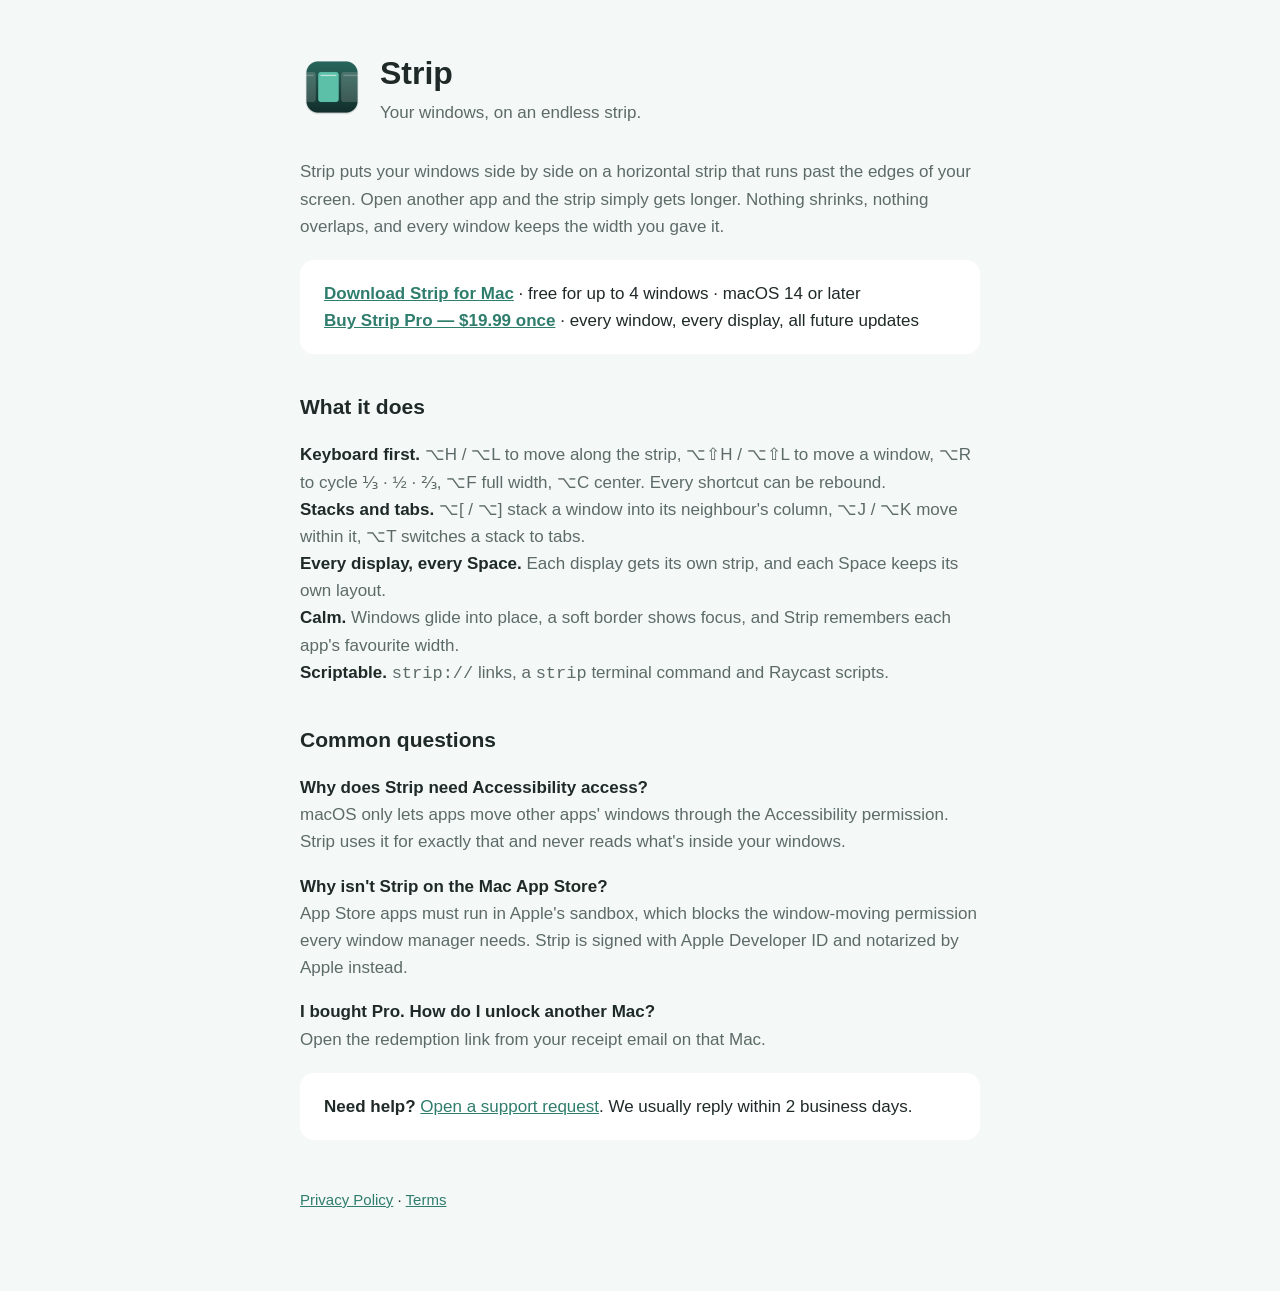
<file: index.html>
<!doctype html><html lang="en"><head><meta charset="utf-8"><meta name="viewport" content="width=device-width,initial-scale=1">
<title>Strip — Scrolling window manager for Mac</title><meta name="description" content="Your windows on an endless strip. A scrolling, tiling window manager for macOS.">
<link rel="stylesheet" href="style.css"></head><body><main>
<header><img src="icon.png" alt=""><div><h1>Strip</h1><p style="margin:0">Your windows, on an endless strip.</p></div></header>
<p>Strip puts your windows side by side on a horizontal strip that runs past the edges of your screen. Open another app and the strip simply gets longer. Nothing shrinks, nothing overlaps, and every window keeps the width you gave it.</p>
<div class="card"><strong><a href="https://github.com/mdalishanali/strip-app/releases/latest/download/Strip.dmg">Download Strip for Mac</a></strong> · free for up to 4 windows · macOS 14 or later<br>
<strong><a href="https://pay.rev.cat/dktqooegvsjioeul/">Buy Strip Pro — $19.99 once</a></strong> · every window, every display, all future updates</div>
<h2>What it does</h2>
<p><strong>Keyboard first.</strong> ⌥H / ⌥L to move along the strip, ⌥⇧H / ⌥⇧L to move a window, ⌥R to cycle ⅓ · ½ · ⅔, ⌥F full width, ⌥C center. Every shortcut can be rebound.<br>
<strong>Stacks and tabs.</strong> ⌥[ / ⌥] stack a window into its neighbour's column, ⌥J / ⌥K move within it, ⌥T switches a stack to tabs.<br>
<strong>Every display, every Space.</strong> Each display gets its own strip, and each Space keeps its own layout.<br>
<strong>Calm.</strong> Windows glide into place, a soft border shows focus, and Strip remembers each app's favourite width.<br>
<strong>Scriptable.</strong> <code>strip://</code> links, a <code>strip</code> terminal command and Raycast scripts.</p>
<h2>Common questions</h2>
<p><strong>Why does Strip need Accessibility access?</strong><br>macOS only lets apps move other apps' windows through the Accessibility permission. Strip uses it for exactly that and never reads what's inside your windows.</p>
<p><strong>Why isn't Strip on the Mac App Store?</strong><br>App Store apps must run in Apple's sandbox, which blocks the window-moving permission every window manager needs. Strip is signed with Apple Developer ID and notarized by Apple instead.</p>
<p><strong>I bought Pro. How do I unlock another Mac?</strong><br>Open the redemption link from your receipt email on that Mac.</p>
<div class="card"><strong>Need help?</strong> <a href="https://github.com/mdalishanali/strip-app/issues/new">Open a support request</a>. We usually reply within 2 business days.</div>
<nav><a href="privacy.html">Privacy Policy</a> · <a href="terms.html">Terms</a></nav>
</main></body></html>
</file>
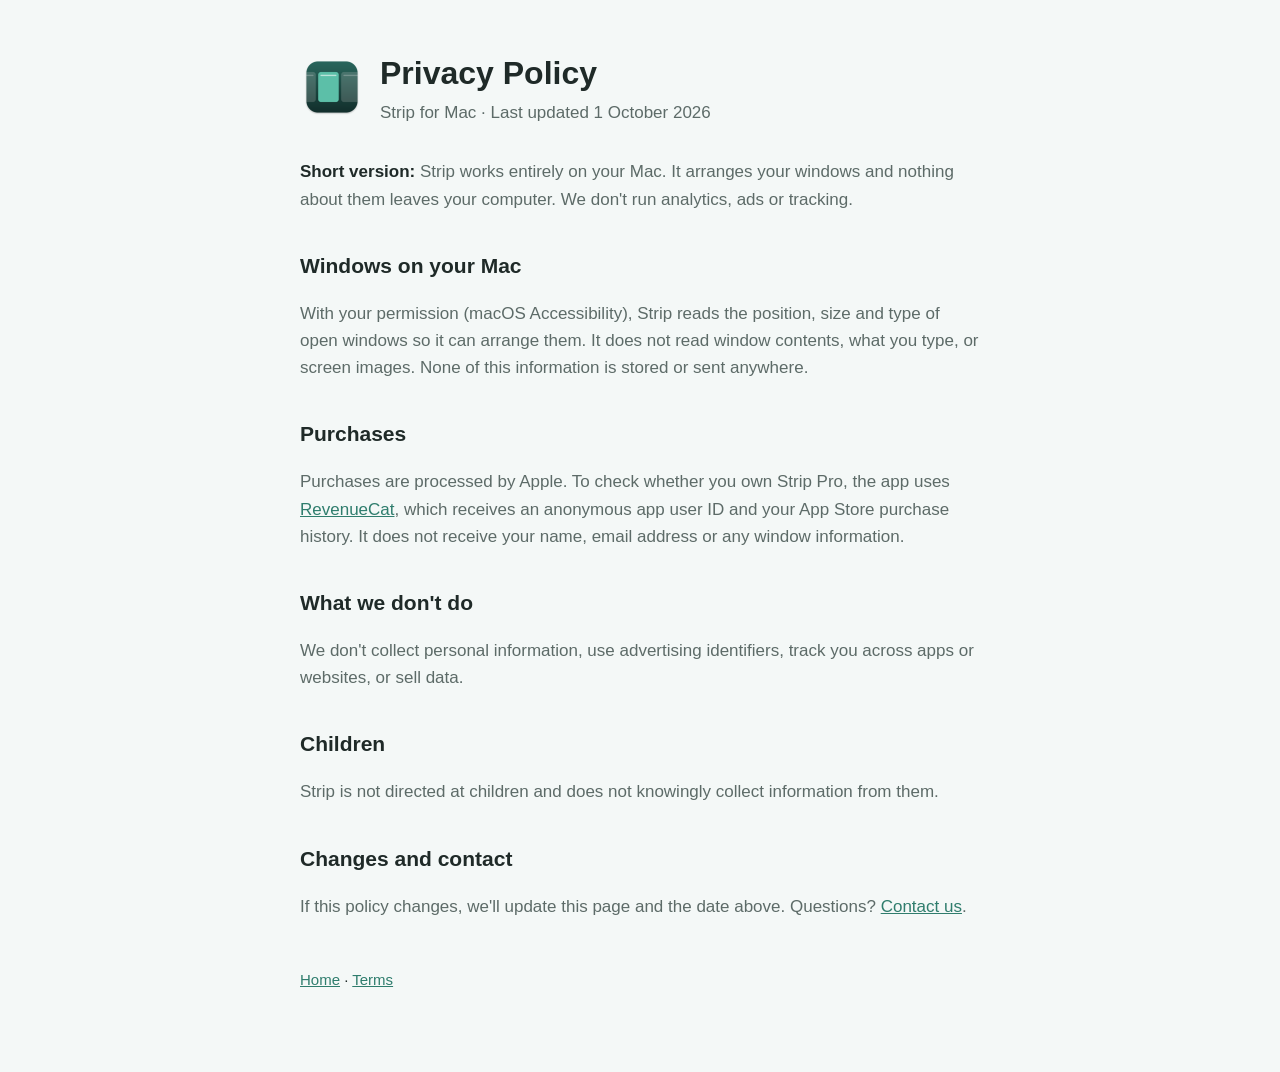
<file: privacy.html>
<!doctype html><html lang="en"><head><meta charset="utf-8"><meta name="viewport" content="width=device-width,initial-scale=1">
<title>Strip Privacy Policy</title><link rel="stylesheet" href="style.css"></head><body><main>
<header><img src="icon.png" alt=""><div><h1>Privacy Policy</h1><p style="margin:0">Strip for Mac · Last updated 1 October 2026</p></div></header>
<p><strong>Short version:</strong> Strip works entirely on your Mac. It arranges your windows and nothing about them leaves your computer. We don't run analytics, ads or tracking.</p>
<h2>Windows on your Mac</h2>
<p>With your permission (macOS Accessibility), Strip reads the position, size and type of open windows so it can arrange them. It does not read window contents, what you type, or screen images. None of this information is stored or sent anywhere.</p>
<h2>Purchases</h2>
<p>Purchases are processed by Apple. To check whether you own Strip Pro, the app uses <a href="https://www.revenuecat.com/privacy">RevenueCat</a>, which receives an anonymous app user ID and your App Store purchase history. It does not receive your name, email address or any window information.</p>
<h2>What we don't do</h2>
<p>We don't collect personal information, use advertising identifiers, track you across apps or websites, or sell data.</p>
<h2>Children</h2>
<p>Strip is not directed at children and does not knowingly collect information from them.</p>
<h2>Changes and contact</h2>
<p>If this policy changes, we'll update this page and the date above. Questions? <a href="https://github.com/mdalishanali/strip-app/issues/new">Contact us</a>.</p>
<nav><a href="index.html">Home</a> · <a href="terms.html">Terms</a></nav>
</main></body></html>
</file>
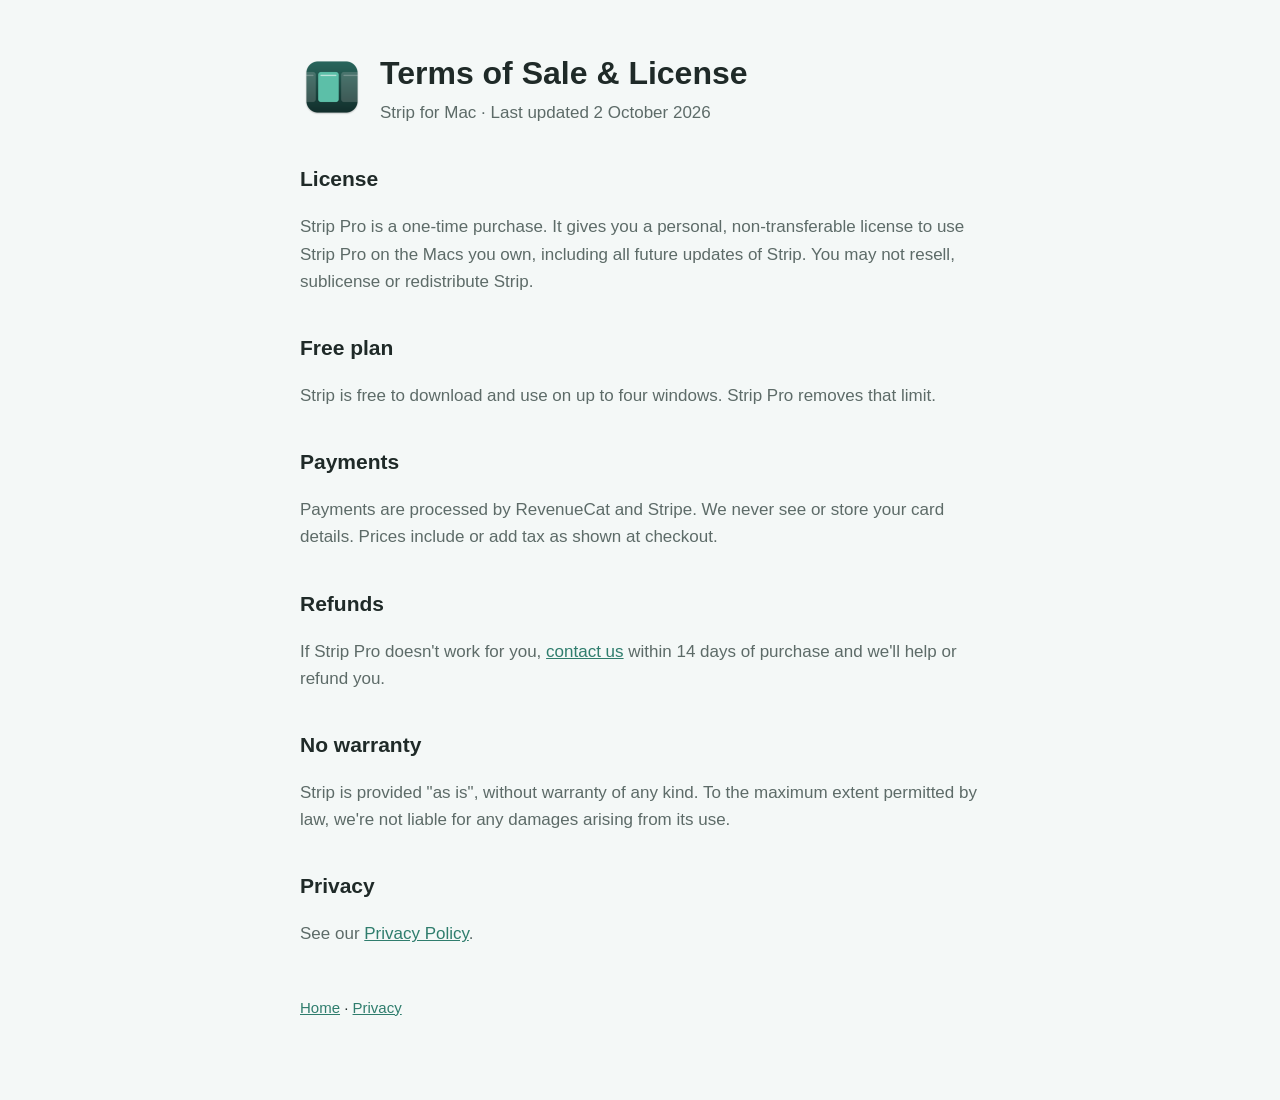
<file: terms.html>
<!doctype html><html lang="en"><head><meta charset="utf-8"><meta name="viewport" content="width=device-width,initial-scale=1">
<title>Strip Terms</title><link rel="stylesheet" href="style.css"></head><body><main>
<header><img src="icon.png" alt=""><div><h1>Terms of Sale &amp; License</h1><p style="margin:0">Strip for Mac · Last updated 2 October 2026</p></div></header>
<h2>License</h2>
<p>Strip Pro is a one-time purchase. It gives you a personal, non-transferable license to use Strip Pro on the Macs you own, including all future updates of Strip. You may not resell, sublicense or redistribute Strip.</p>
<h2>Free plan</h2>
<p>Strip is free to download and use on up to four windows. Strip Pro removes that limit.</p>
<h2>Payments</h2>
<p>Payments are processed by RevenueCat and Stripe. We never see or store your card details. Prices include or add tax as shown at checkout.</p>
<h2>Refunds</h2>
<p>If Strip Pro doesn't work for you, <a href="https://github.com/mdalishanali/strip-app/issues/new">contact us</a> within 14 days of purchase and we'll help or refund you.</p>
<h2>No warranty</h2>
<p>Strip is provided "as is", without warranty of any kind. To the maximum extent permitted by law, we're not liable for any damages arising from its use.</p>
<h2>Privacy</h2>
<p>See our <a href="privacy.html">Privacy Policy</a>.</p>
<nav><a href="index.html">Home</a> · <a href="privacy.html">Privacy</a></nav>
</main></body></html>
</file>
<file: style.css>
:root{--bg:#f4f8f7;--ink:#1f2a28;--muted:#5d6b68;--accent:#2f7d6d;--card:#fff}
@media (prefers-color-scheme:dark){:root{--bg:#141a19;--ink:#e8f0ee;--muted:#9fb0ac;--accent:#5bc0a8;--card:#1d2523}}
*{box-sizing:border-box}body{margin:0;background:var(--bg);color:var(--ink);font:17px/1.6 -apple-system,BlinkMacSystemFont,"Helvetica Neue",sans-serif}
main{max-width:720px;margin:0 auto;padding:48px 20px 80px}header{display:flex;align-items:center;gap:16px;margin-bottom:32px}
header img{width:64px;height:64px}h1{margin:0;font-size:32px}h2{margin-top:36px;font-size:21px}p,li{color:var(--muted)}strong{color:var(--ink)}
a{color:var(--accent)}.card{background:var(--card);border-radius:14px;padding:20px 24px;margin:20px 0}nav{margin-top:48px;font-size:15px}
</file>
